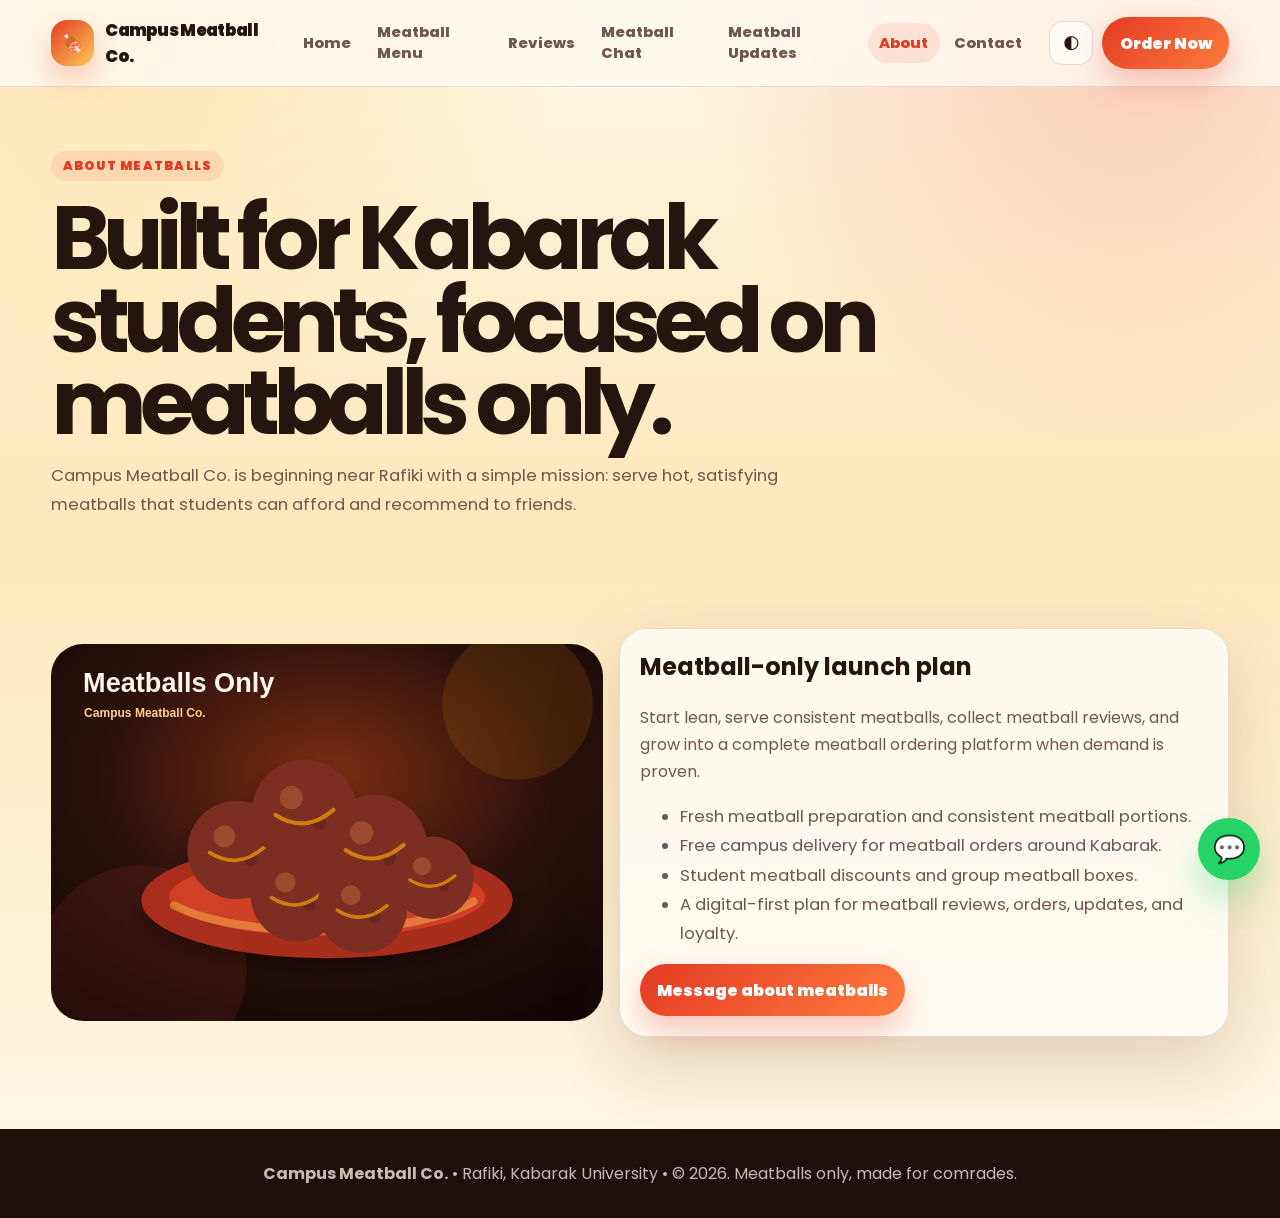
<file: about.html>
<!DOCTYPE html>
<html lang="en">
<head>
  <meta charset="UTF-8" />
  <meta name="viewport" content="width=device-width, initial-scale=1.0" />
  <title>About | Campus Meatball Co.</title>
  <meta name="description" content="Learn about the meatballs-only Campus Meatball Co. business near Rafiki, Kabarak University." />
  <meta name="author" content="Campus Meatball Co." />
  <meta property="og:title" content="About | Campus Meatball Co." />
  <meta property="og:description" content="Learn about the meatballs-only Campus Meatball Co. business near Rafiki, Kabarak University." />
  <meta property="og:image" content="assets/meatball-hero.svg" />
  <meta property="og:type" content="website" />
  <link rel="preconnect" href="https://fonts.googleapis.com" />
  <link rel="preconnect" href="https://fonts.gstatic.com" crossorigin />
  <link href="https://fonts.googleapis.com/css2?family=Poppins:wght@400;500;600;700;800;900&display=swap" rel="stylesheet" />
  <link rel="stylesheet" href="assets/meatball.css" />
</head>
<body>
  <header class="site-header">
    <div class="container header-inner">
      <a class="brand" href="index.html" aria-label="Campus Meatball Co. home"><span class="brand-mark">🍖</span><span>Campus Meatball Co.</span></a>
      <nav class="nav-links" data-nav-links aria-label="Main navigation">
        <a href="index.html">Home</a>
        <a href="menu.html">Meatball Menu</a>
        <a href="reviews.html">Reviews</a>
        <a href="chat.html">Meatball Chat</a>
        <a href="updates.html">Meatball Updates</a>
        <a href="about.html" class="active">About</a>
        <a href="contact.html">Contact</a>
      </nav>
      <div class="header-actions">
        <button class="theme-toggle" data-theme-toggle type="button" aria-label="Toggle dark or light mode">🌓</button>
        <a class="btn btn-primary" data-order="3 Meatballs + Paste — KSh 100">Order Now</a>
        <button class="menu-toggle" data-menu-toggle type="button" aria-label="Open menu">☰</button>
      </div>
    </div>
  </header>

  <main>
    <section class="container page-hero"><span class="eyebrow">About meatballs</span><h1>Built for Kabarak students, focused on meatballs only.</h1><p class="lede">Campus Meatball Co. is beginning near Rafiki with a simple mission: serve hot, satisfying meatballs that students can afford and recommend to friends.</p></section>
    <section class="container section"><div class="about-band"><img src="assets/meatball-hero.svg" alt="Meatball picture for Campus Meatball Co." /><article class="card"><h2>Meatball-only launch plan</h2><p>Start lean, serve consistent meatballs, collect meatball reviews, and grow into a complete meatball ordering platform when demand is proven.</p><ul class="lede"><li>Fresh meatball preparation and consistent meatball portions.</li><li>Free campus delivery for meatball orders around Kabarak.</li><li>Student meatball discounts and group meatball boxes.</li><li>A digital-first plan for meatball reviews, orders, updates, and loyalty.</li></ul><a class="btn btn-primary" href="contact.html">Message about meatballs</a></article></div></section>
  </main>
  <a class="floating-whatsapp" data-order="3 Meatballs + Paste — KSh 100" aria-label="Order meatballs on WhatsApp">💬</a>
  <footer class="footer"><div class="container"><strong>Campus Meatball Co.</strong> • Rafiki, Kabarak University • &copy; <span id="year"></span>. Meatballs only, made for comrades.</div></footer>
  <script src="assets/meatball.js"></script>
</body>
</html>
</file>
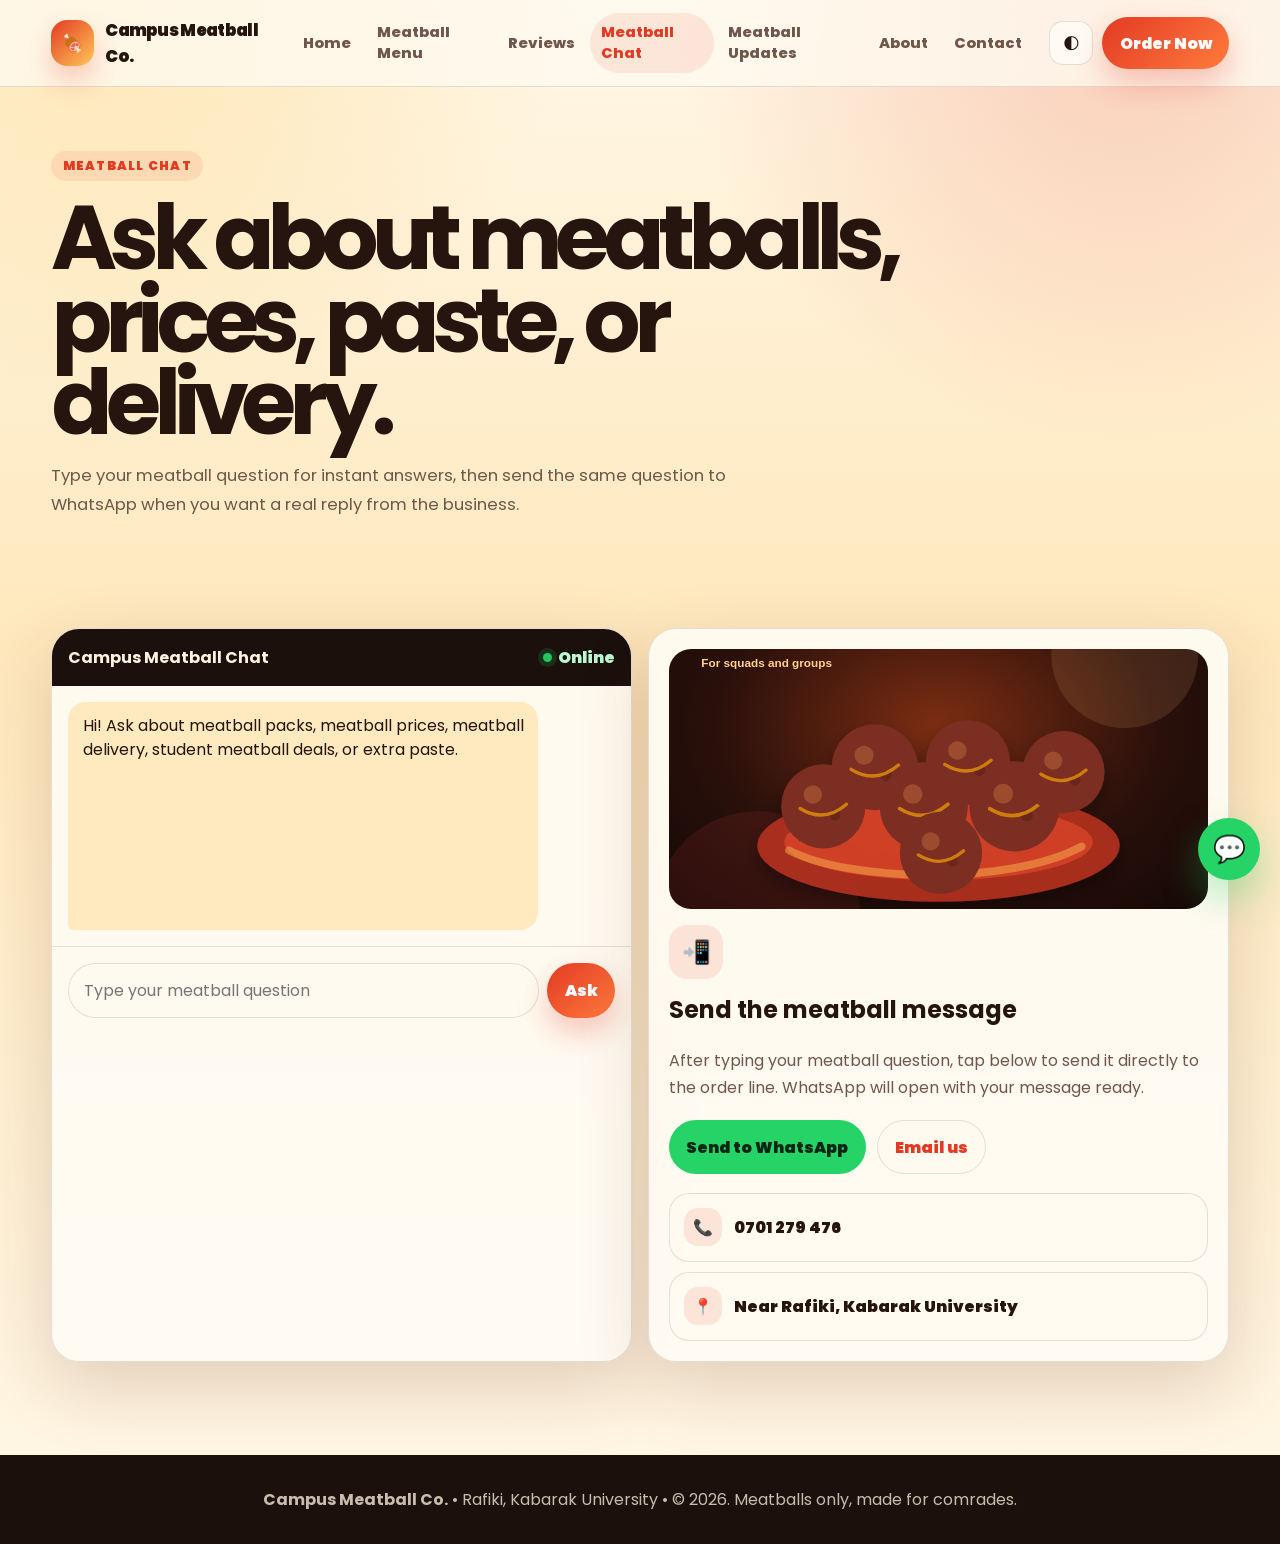
<file: chat.html>
<!DOCTYPE html>
<html lang="en">
<head>
  <meta charset="UTF-8" />
  <meta name="viewport" content="width=device-width, initial-scale=1.0" />
  <title>Meatball Chat | Campus Meatball Co.</title>
  <meta name="description" content="Chat with Campus Meatball Co. about meatballs and forward questions to WhatsApp." />
  <meta name="author" content="Campus Meatball Co." />
  <meta property="og:title" content="Meatball Chat | Campus Meatball Co." />
  <meta property="og:description" content="Chat with Campus Meatball Co. about meatballs and forward questions to WhatsApp." />
  <meta property="og:image" content="assets/meatball-hero.svg" />
  <meta property="og:type" content="website" />
  <link rel="preconnect" href="https://fonts.googleapis.com" />
  <link rel="preconnect" href="https://fonts.gstatic.com" crossorigin />
  <link href="https://fonts.googleapis.com/css2?family=Poppins:wght@400;500;600;700;800;900&display=swap" rel="stylesheet" />
  <link rel="stylesheet" href="assets/meatball.css" />
</head>
<body>
  <header class="site-header">
    <div class="container header-inner">
      <a class="brand" href="index.html" aria-label="Campus Meatball Co. home"><span class="brand-mark">🍖</span><span>Campus Meatball Co.</span></a>
      <nav class="nav-links" data-nav-links aria-label="Main navigation">
        <a href="index.html">Home</a>
        <a href="menu.html">Meatball Menu</a>
        <a href="reviews.html">Reviews</a>
        <a href="chat.html" class="active">Meatball Chat</a>
        <a href="updates.html">Meatball Updates</a>
        <a href="about.html">About</a>
        <a href="contact.html">Contact</a>
      </nav>
      <div class="header-actions">
        <button class="theme-toggle" data-theme-toggle type="button" aria-label="Toggle dark or light mode">🌓</button>
        <a class="btn btn-primary" data-order="3 Meatballs + Paste — KSh 100">Order Now</a>
        <button class="menu-toggle" data-menu-toggle type="button" aria-label="Open menu">☰</button>
      </div>
    </div>
  </header>

  <main>
    <section class="container page-hero"><span class="eyebrow">Meatball chat</span><h1>Ask about meatballs, prices, paste, or delivery.</h1><p class="lede">Type your meatball question for instant answers, then send the same question to WhatsApp when you want a real reply from the business.</p></section>
    <section class="container section"><div class="grid-2">
      <section class="card chat-shell" aria-label="Meatball chat assistant"><div class="chat-header"><strong>Campus Meatball Chat</strong><span class="status-dot">Online</span></div><div class="chat-messages" id="chatMessages"><div class="bubble bot">Hi! Ask about meatball packs, meatball prices, meatball delivery, student meatball deals, or extra paste.</div></div><form class="chat-form" id="chatForm"><input id="chatInput" type="text" placeholder="Type your meatball question" autocomplete="off" required /><button class="btn btn-primary" type="submit">Ask</button></form></section>
      <article class="card feature-card"><img class="meatball-picture" src="assets/meatball-box.svg" alt="Meatball picture for chat and WhatsApp orders" loading="lazy" /><div class="icon">📲</div><h2>Send the meatball message</h2><p>After typing your meatball question, tap below to send it directly to the order line. WhatsApp will open with your message ready.</p><div class="hero-actions"><a class="btn btn-whatsapp" id="sendChatToWhatsapp" href="#">Send to WhatsApp</a><a class="btn btn-light" href="mailto:jaxxitacapital@gmail.com">Email us</a></div><div class="contact-methods"><a class="contact-method" href="tel:+254701279476"><span>📞</span><span>0701 279 476</span></a><div class="contact-method"><span>📍</span><span>Near Rafiki, Kabarak University</span></div></div></article>
    </div></section>
  </main>
  <a class="floating-whatsapp" data-order="3 Meatballs + Paste — KSh 100" aria-label="Order meatballs on WhatsApp">💬</a>
  <footer class="footer"><div class="container"><strong>Campus Meatball Co.</strong> • Rafiki, Kabarak University • &copy; <span id="year"></span>. Meatballs only, made for comrades.</div></footer>
  <script src="assets/meatball.js"></script>
</body>
</html>
</file>
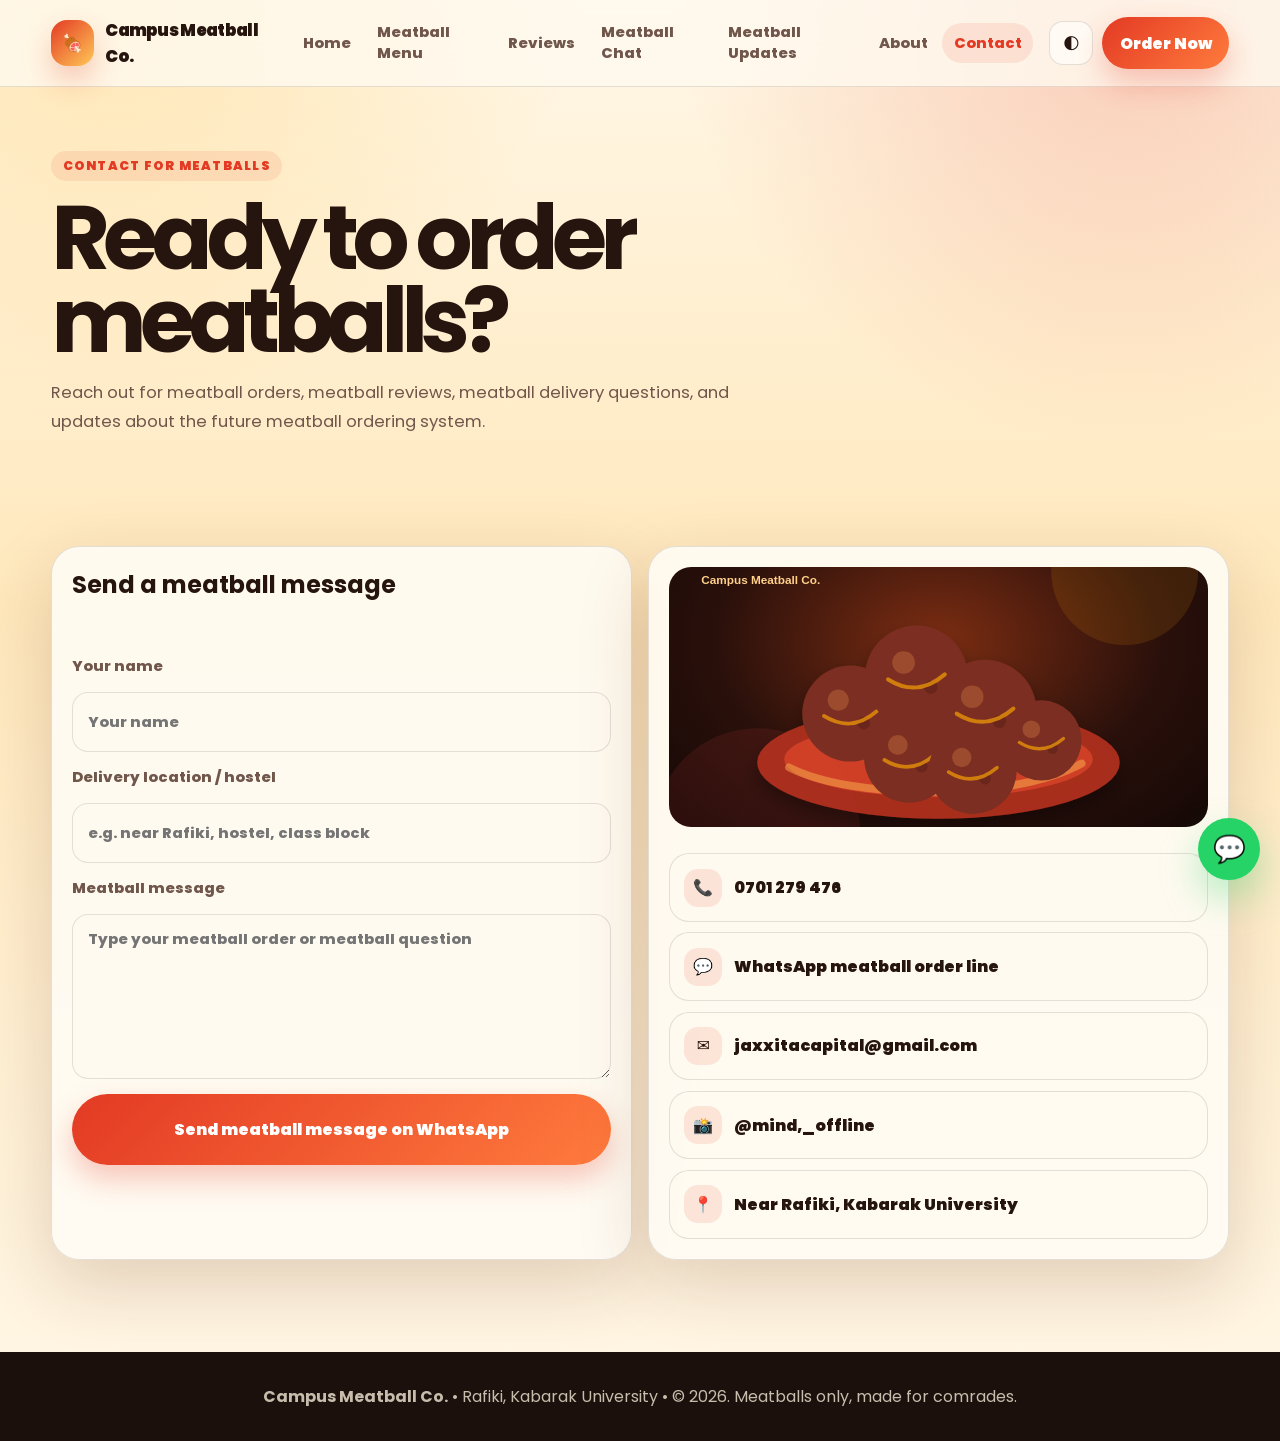
<file: contact.html>
<!DOCTYPE html>
<html lang="en">
<head>
  <meta charset="UTF-8" />
  <meta name="viewport" content="width=device-width, initial-scale=1.0" />
  <title>Contact | Campus Meatball Co.</title>
  <meta name="description" content="Contact Campus Meatball Co. for meatball orders, reviews, collaborations, and delivery near Kabarak University." />
  <meta name="author" content="Campus Meatball Co." />
  <meta property="og:title" content="Contact | Campus Meatball Co." />
  <meta property="og:description" content="Contact Campus Meatball Co. for meatball orders, reviews, collaborations, and delivery near Kabarak University." />
  <meta property="og:image" content="assets/meatball-hero.svg" />
  <meta property="og:type" content="website" />
  <link rel="preconnect" href="https://fonts.googleapis.com" />
  <link rel="preconnect" href="https://fonts.gstatic.com" crossorigin />
  <link href="https://fonts.googleapis.com/css2?family=Poppins:wght@400;500;600;700;800;900&display=swap" rel="stylesheet" />
  <link rel="stylesheet" href="assets/meatball.css" />
</head>
<body>
  <header class="site-header">
    <div class="container header-inner">
      <a class="brand" href="index.html" aria-label="Campus Meatball Co. home"><span class="brand-mark">🍖</span><span>Campus Meatball Co.</span></a>
      <nav class="nav-links" data-nav-links aria-label="Main navigation">
        <a href="index.html">Home</a>
        <a href="menu.html">Meatball Menu</a>
        <a href="reviews.html">Reviews</a>
        <a href="chat.html">Meatball Chat</a>
        <a href="updates.html">Meatball Updates</a>
        <a href="about.html">About</a>
        <a href="contact.html" class="active">Contact</a>
      </nav>
      <div class="header-actions">
        <button class="theme-toggle" data-theme-toggle type="button" aria-label="Toggle dark or light mode">🌓</button>
        <a class="btn btn-primary" data-order="3 Meatballs + Paste — KSh 100">Order Now</a>
        <button class="menu-toggle" data-menu-toggle type="button" aria-label="Open menu">☰</button>
      </div>
    </div>
  </header>

  <main>
    <section class="container page-hero"><span class="eyebrow">Contact for meatballs</span><h1>Ready to order meatballs?</h1><p class="lede">Reach out for meatball orders, meatball reviews, meatball delivery questions, and updates about the future meatball ordering system.</p></section>
    <section class="container section"><div class="grid-2">
      <form class="card form-grid" id="contactForm"><h2>Send a meatball message</h2><label>Your name<input id="contactName" type="text" placeholder="Your name" required /></label><label>Delivery location / hostel<input id="contactLocation" type="text" placeholder="e.g. near Rafiki, hostel, class block" /></label><label>Meatball message<textarea id="contactMessage" rows="6" placeholder="Type your meatball order or meatball question" required></textarea></label><button class="btn btn-primary" type="submit">Send meatball message on WhatsApp</button><p class="status-line" id="contactStatus" aria-live="polite"></p></form>
      <div class="card contact-methods"><img class="meatball-picture" src="assets/meatball-hero.svg" alt="Meatball picture for contact orders" loading="lazy" /><a class="contact-method" href="tel:+254701279476"><span>📞</span><span>0701 279 476</span></a><a class="contact-method" href="https://wa.me/254701279476" target="_blank" rel="noopener noreferrer"><span>💬</span><span>WhatsApp meatball order line</span></a><a class="contact-method" href="mailto:jaxxitacapital@gmail.com"><span>✉️</span><span>jaxxitacapital@gmail.com</span></a><a class="contact-method" href="https://instagram.com/mind,_offline" target="_blank" rel="noopener noreferrer"><span>📸</span><span>@mind,_offline</span></a><div class="contact-method"><span>📍</span><span>Near Rafiki, Kabarak University</span></div></div>
    </div></section>
  </main>
  <a class="floating-whatsapp" data-order="3 Meatballs + Paste — KSh 100" aria-label="Order meatballs on WhatsApp">💬</a>
  <footer class="footer"><div class="container"><strong>Campus Meatball Co.</strong> • Rafiki, Kabarak University • &copy; <span id="year"></span>. Meatballs only, made for comrades.</div></footer>
  <script src="assets/meatball.js"></script>
</body>
</html>
</file>
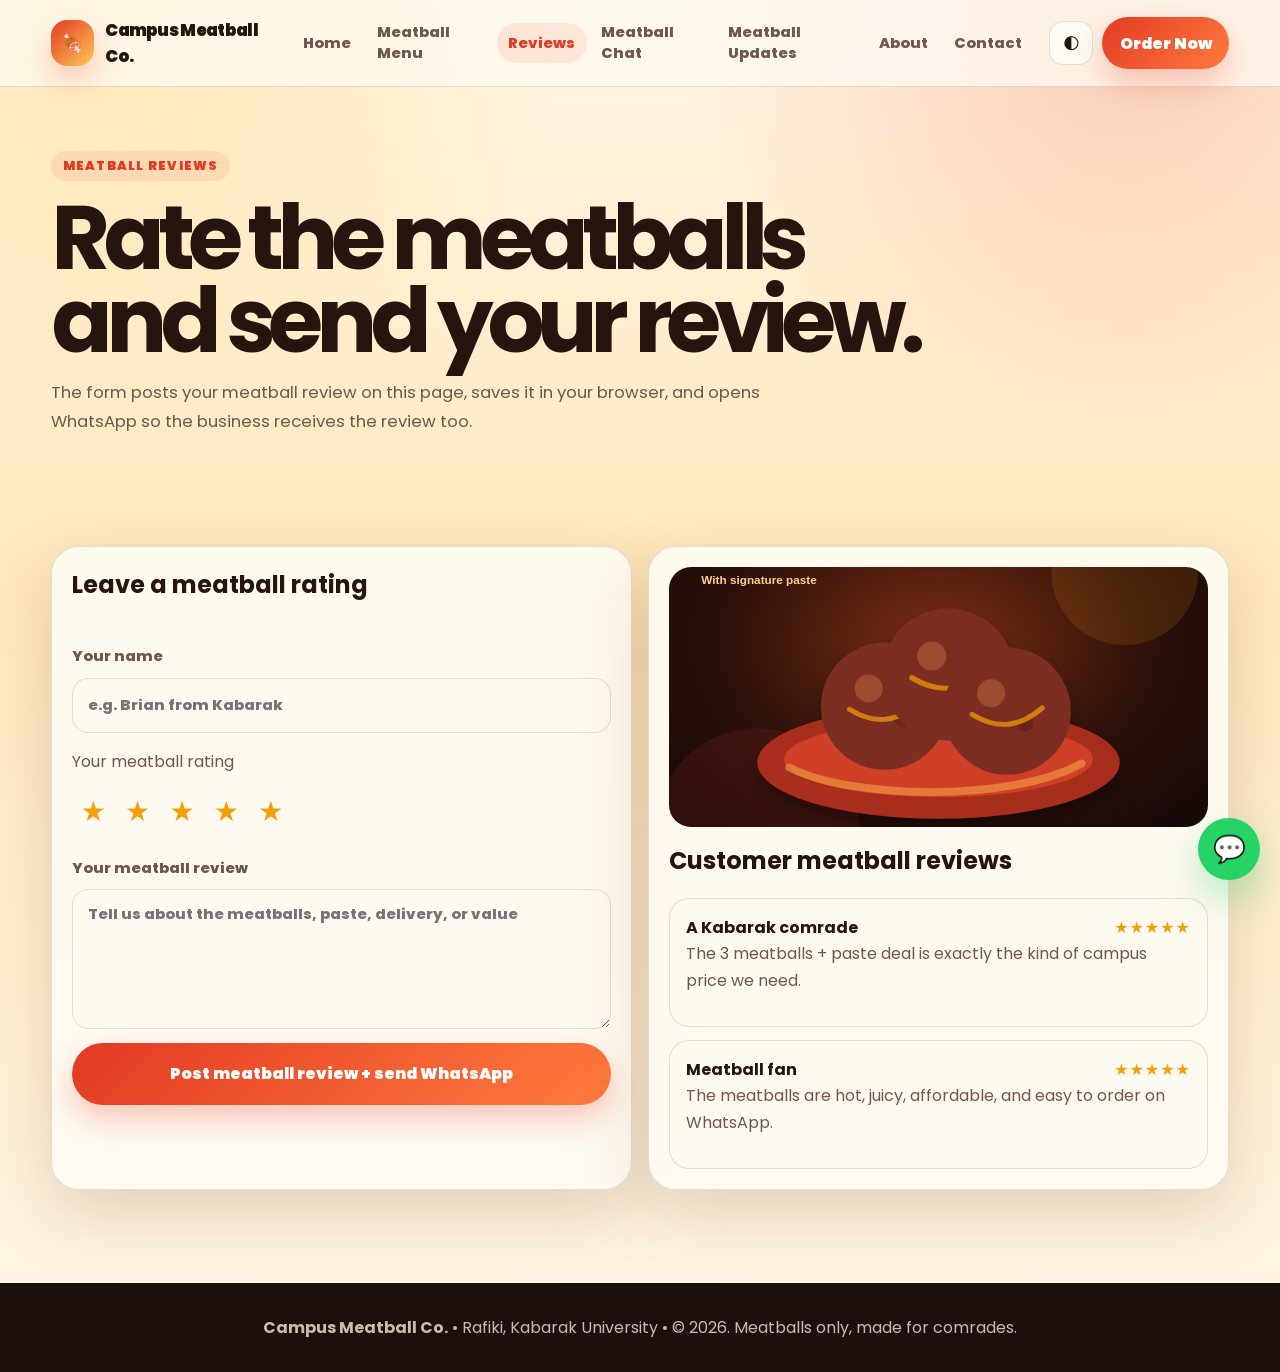
<file: reviews.html>
<!DOCTYPE html>
<html lang="en">
<head>
  <meta charset="UTF-8" />
  <meta name="viewport" content="width=device-width, initial-scale=1.0" />
  <title>Meatball Reviews | Campus Meatball Co.</title>
  <meta name="description" content="Rate Campus Meatball Co. meatballs with stars, write a review, and send it directly to WhatsApp." />
  <meta name="author" content="Campus Meatball Co." />
  <meta property="og:title" content="Meatball Reviews | Campus Meatball Co." />
  <meta property="og:description" content="Rate Campus Meatball Co. meatballs with stars, write a review, and send it directly to WhatsApp." />
  <meta property="og:image" content="assets/meatball-hero.svg" />
  <meta property="og:type" content="website" />
  <link rel="preconnect" href="https://fonts.googleapis.com" />
  <link rel="preconnect" href="https://fonts.gstatic.com" crossorigin />
  <link href="https://fonts.googleapis.com/css2?family=Poppins:wght@400;500;600;700;800;900&display=swap" rel="stylesheet" />
  <link rel="stylesheet" href="assets/meatball.css" />
</head>
<body>
  <header class="site-header">
    <div class="container header-inner">
      <a class="brand" href="index.html" aria-label="Campus Meatball Co. home"><span class="brand-mark">🍖</span><span>Campus Meatball Co.</span></a>
      <nav class="nav-links" data-nav-links aria-label="Main navigation">
        <a href="index.html">Home</a>
        <a href="menu.html">Meatball Menu</a>
        <a href="reviews.html" class="active">Reviews</a>
        <a href="chat.html">Meatball Chat</a>
        <a href="updates.html">Meatball Updates</a>
        <a href="about.html">About</a>
        <a href="contact.html">Contact</a>
      </nav>
      <div class="header-actions">
        <button class="theme-toggle" data-theme-toggle type="button" aria-label="Toggle dark or light mode">🌓</button>
        <a class="btn btn-primary" data-order="3 Meatballs + Paste — KSh 100">Order Now</a>
        <button class="menu-toggle" data-menu-toggle type="button" aria-label="Open menu">☰</button>
      </div>
    </div>
  </header>

  <main>
    <section class="container page-hero"><span class="eyebrow">Meatball reviews</span><h1>Rate the meatballs and send your review.</h1><p class="lede">The form posts your meatball review on this page, saves it in your browser, and opens WhatsApp so the business receives the review too.</p></section>
    <section class="container section"><div class="grid-2">
      <form class="card form-grid" id="reviewForm"><h2>Leave a meatball rating</h2><label>Your name<input id="reviewName" type="text" placeholder="e.g. Brian from Kabarak" required /></label><div><p class="label-text">Your meatball rating</p><div class="rating-picker" aria-label="Choose meatball rating"><input type="radio" id="star5" name="rating" value="5" checked /><label for="star5">★</label><input type="radio" id="star4" name="rating" value="4" /><label for="star4">★</label><input type="radio" id="star3" name="rating" value="3" /><label for="star3">★</label><input type="radio" id="star2" name="rating" value="2" /><label for="star2">★</label><input type="radio" id="star1" name="rating" value="1" /><label for="star1">★</label></div></div><label>Your meatball review<textarea id="reviewText" rows="5" placeholder="Tell us about the meatballs, paste, delivery, or value" required></textarea></label><button class="btn btn-primary" type="submit">Post meatball review + send WhatsApp</button><p class="status-line" id="reviewStatus" aria-live="polite"></p></form>
      <div class="card"><img class="meatball-picture" src="assets/meatball-trio.svg" alt="Meatball picture beside customer reviews" loading="lazy" /><h2>Customer meatball reviews</h2><div class="review-list" id="reviewList"><article class="review"><div class="review-head"><strong>A Kabarak comrade</strong><span class="stars">★★★★★</span></div><p>The 3 meatballs + paste deal is exactly the kind of campus price we need.</p></article><article class="review"><div class="review-head"><strong>Meatball fan</strong><span class="stars">★★★★★</span></div><p>The meatballs are hot, juicy, affordable, and easy to order on WhatsApp.</p></article></div></div>
    </div></section>
  </main>
  <a class="floating-whatsapp" data-order="3 Meatballs + Paste — KSh 100" aria-label="Order meatballs on WhatsApp">💬</a>
  <footer class="footer"><div class="container"><strong>Campus Meatball Co.</strong> • Rafiki, Kabarak University • &copy; <span id="year"></span>. Meatballs only, made for comrades.</div></footer>
  <script src="assets/meatball.js"></script>
</body>
</html>
</file>
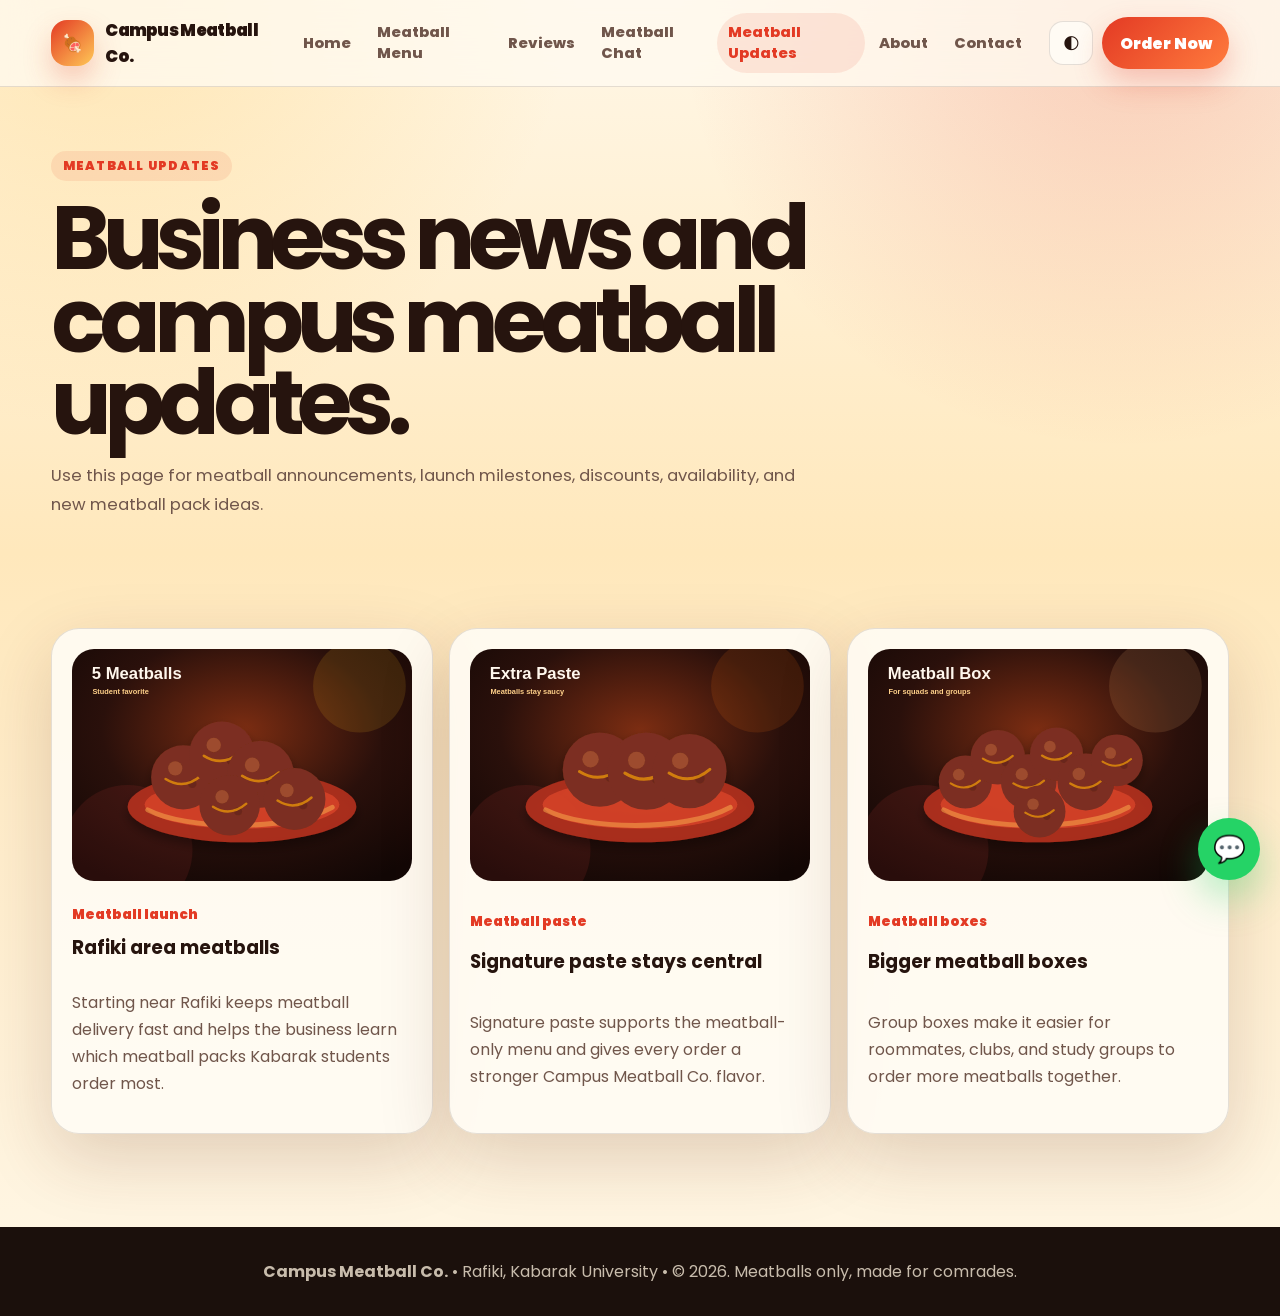
<file: updates.html>
<!DOCTYPE html>
<html lang="en">
<head>
  <meta charset="UTF-8" />
  <meta name="viewport" content="width=device-width, initial-scale=1.0" />
  <title>Meatball Updates | Campus Meatball Co.</title>
  <meta name="description" content="Read Campus Meatball Co. meatball launch updates, menu news, and campus announcements." />
  <meta name="author" content="Campus Meatball Co." />
  <meta property="og:title" content="Meatball Updates | Campus Meatball Co." />
  <meta property="og:description" content="Read Campus Meatball Co. meatball launch updates, menu news, and campus announcements." />
  <meta property="og:image" content="assets/meatball-hero.svg" />
  <meta property="og:type" content="website" />
  <link rel="preconnect" href="https://fonts.googleapis.com" />
  <link rel="preconnect" href="https://fonts.gstatic.com" crossorigin />
  <link href="https://fonts.googleapis.com/css2?family=Poppins:wght@400;500;600;700;800;900&display=swap" rel="stylesheet" />
  <link rel="stylesheet" href="assets/meatball.css" />
</head>
<body>
  <header class="site-header">
    <div class="container header-inner">
      <a class="brand" href="index.html" aria-label="Campus Meatball Co. home"><span class="brand-mark">🍖</span><span>Campus Meatball Co.</span></a>
      <nav class="nav-links" data-nav-links aria-label="Main navigation">
        <a href="index.html">Home</a>
        <a href="menu.html">Meatball Menu</a>
        <a href="reviews.html">Reviews</a>
        <a href="chat.html">Meatball Chat</a>
        <a href="updates.html" class="active">Meatball Updates</a>
        <a href="about.html">About</a>
        <a href="contact.html">Contact</a>
      </nav>
      <div class="header-actions">
        <button class="theme-toggle" data-theme-toggle type="button" aria-label="Toggle dark or light mode">🌓</button>
        <a class="btn btn-primary" data-order="3 Meatballs + Paste — KSh 100">Order Now</a>
        <button class="menu-toggle" data-menu-toggle type="button" aria-label="Open menu">☰</button>
      </div>
    </div>
  </header>

  <main>
    <section class="container page-hero"><span class="eyebrow">Meatball updates</span><h1>Business news and campus meatball updates.</h1><p class="lede">Use this page for meatball announcements, launch milestones, discounts, availability, and new meatball pack ideas.</p></section>
    <section class="container section"><div class="grid-3">
      <article class="card news-card"><img class="meatball-picture" src="assets/meatball-five.svg" alt="Meatball picture for launch update" loading="lazy" /><span class="news-date">Meatball launch</span><h3>Rafiki area meatballs</h3><p>Starting near Rafiki keeps meatball delivery fast and helps the business learn which meatball packs Kabarak students order most.</p></article>
      <article class="card news-card"><img class="meatball-picture" src="assets/meatball-sauce.svg" alt="Saucy meatball picture for paste update" loading="lazy" /><span class="news-date">Meatball paste</span><h3>Signature paste stays central</h3><p>Signature paste supports the meatball-only menu and gives every order a stronger Campus Meatball Co. flavor.</p></article>
      <article class="card news-card"><img class="meatball-picture" src="assets/meatball-box.svg" alt="Meatball picture for box update" loading="lazy" /><span class="news-date">Meatball boxes</span><h3>Bigger meatball boxes</h3><p>Group boxes make it easier for roommates, clubs, and study groups to order more meatballs together.</p></article>
    </div></section>
  </main>
  <a class="floating-whatsapp" data-order="3 Meatballs + Paste — KSh 100" aria-label="Order meatballs on WhatsApp">💬</a>
  <footer class="footer"><div class="container"><strong>Campus Meatball Co.</strong> • Rafiki, Kabarak University • &copy; <span id="year"></span>. Meatballs only, made for comrades.</div></footer>
  <script src="assets/meatball.js"></script>
</body>
</html>
</file>
<file: assets/meatball.css>
:root {
  --bg: #fff7e7;
  --bg-2: #ffe8bc;
  --surface: rgba(255, 252, 245, 0.88);
  --surface-solid: #fffaf0;
  --text: #26140e;
  --muted: #70564b;
  --border: rgba(38, 20, 14, 0.12);
  --primary: #e33a24;
  --primary-2: #ff7b3d;
  --accent: #ffc857;
  --success: #22c55e;
  --shadow: 0 24px 70px rgba(88, 36, 16, 0.18);
  --radius: 28px;
}

[data-theme="dark"] {
  --bg: #120b08;
  --bg-2: #28130d;
  --surface: rgba(40, 21, 15, 0.82);
  --surface-solid: #21120d;
  --text: #fff3df;
  --muted: #d7bda4;
  --border: rgba(255, 243, 223, 0.14);
  --primary: #ff5a3f;
  --primary-2: #ff9a58;
  --accent: #ffd166;
  --shadow: 0 24px 70px rgba(0, 0, 0, 0.38);
}

* { box-sizing: border-box; }
html { scroll-behavior: smooth; }
body {
  margin: 0;
  font-family: "Poppins", system-ui, -apple-system, BlinkMacSystemFont, "Segoe UI", sans-serif;
  color: var(--text);
  background:
    radial-gradient(circle at 8% -4%, rgba(255, 200, 87, 0.36), transparent 30rem),
    radial-gradient(circle at 88% 0%, rgba(227, 58, 36, 0.22), transparent 28rem),
    linear-gradient(180deg, var(--bg), var(--bg-2) 42%, var(--bg));
  min-height: 100vh;
}
body.nav-open { overflow: hidden; }
a { color: inherit; text-decoration: none; }
img { display: block; max-width: 100%; }
button, input, select, textarea { font: inherit; }
.container { width: min(1180px, 92vw); margin: 0 auto; }

.site-header {
  position: sticky;
  top: 0;
  z-index: 50;
  backdrop-filter: blur(18px);
  background: color-mix(in srgb, var(--surface-solid) 78%, transparent);
  border-bottom: 1px solid var(--border);
}
.header-inner { display: flex; align-items: center; justify-content: space-between; gap: 1rem; padding: 0.8rem 0; }
.brand { display: inline-flex; align-items: center; gap: 0.7rem; font-weight: 900; letter-spacing: -0.04em; font-size: 1.05rem; }
.brand-mark { width: 46px; height: 46px; display: grid; place-items: center; border-radius: 16px; background: linear-gradient(135deg, var(--primary), var(--accent)); box-shadow: 0 14px 28px rgba(227, 58, 36, 0.25); }
.nav-links { display: flex; align-items: center; justify-content: center; gap: 0.18rem; }
.nav-links a { padding: 0.58rem 0.72rem; border-radius: 999px; color: var(--muted); font-size: 0.92rem; font-weight: 800; transition: 0.2s ease; }
.nav-links a:hover, .nav-links a.active { color: var(--primary); background: rgba(227, 58, 36, 0.1); }
.header-actions { display: flex; align-items: center; gap: 0.55rem; }
.menu-toggle, .theme-toggle { border: 1px solid var(--border); background: var(--surface); color: var(--text); border-radius: 14px; width: 44px; height: 44px; cursor: pointer; font-weight: 900; }
.menu-toggle { display: none; background: var(--text); color: var(--bg); }

.btn { display: inline-flex; align-items: center; justify-content: center; gap: 0.45rem; border: 0; border-radius: 999px; padding: 0.82rem 1.08rem; font-weight: 900; cursor: pointer; transition: 0.2s ease; white-space: nowrap; }
.btn:hover { transform: translateY(-2px); filter: brightness(1.04); }
.btn-primary { color: #fff; background: linear-gradient(135deg, var(--primary), var(--primary-2)); box-shadow: 0 14px 30px rgba(227, 58, 36, 0.28); }
.btn-dark { color: var(--bg); background: var(--text); }
.btn-light { color: var(--primary); background: var(--surface-solid); border: 1px solid var(--border); }
.btn-whatsapp { color: #082615; background: #25d366; }

.hero, .page-hero { padding: 4rem 0 3rem; }
.hero-grid { display: grid; grid-template-columns: minmax(0, 1.05fr) minmax(320px, 0.95fr); gap: 2.2rem; align-items: center; }
.eyebrow, .section-kicker { display: inline-flex; width: fit-content; align-items: center; gap: 0.45rem; color: var(--primary); background: rgba(227, 58, 36, 0.1); border-radius: 999px; padding: 0.38rem 0.72rem; font-size: 0.78rem; font-weight: 900; text-transform: uppercase; letter-spacing: 0.1em; }
h1, h2, h3, p { margin-top: 0; }
h1 { margin: 1rem 0; font-size: clamp(2.6rem, 7vw, 5.8rem); line-height: 0.92; letter-spacing: -0.08em; }
.page-hero h1 { max-width: 900px; }
.lede { max-width: 68ch; color: var(--muted); line-height: 1.75; font-size: 1.04rem; }
.hero-actions { display: flex; flex-wrap: wrap; gap: 0.7rem; margin: 1.2rem 0; }
.trust-row { display: flex; flex-wrap: wrap; gap: 0.65rem; color: var(--muted); font-weight: 800; font-size: 0.92rem; }
.trust-row span { display: inline-flex; align-items: center; gap: 0.35rem; border: 1px solid var(--border); background: color-mix(in srgb, var(--surface-solid) 66%, transparent); border-radius: 999px; padding: 0.45rem 0.68rem; }
.hero-card { position: relative; border-radius: 42px; padding: 1rem; background: var(--surface); border: 1px solid var(--border); box-shadow: var(--shadow); }
.hero-card img { width: 100%; border-radius: 32px; }
.deal-card { position: absolute; left: -8px; bottom: -18px; width: min(330px, 90%); padding: 1.1rem; border-radius: 26px; color: #fff3df; background: #1b100c; box-shadow: var(--shadow); }
.deal-card strong { display: block; color: var(--accent); font-size: 2rem; line-height: 1; }

.section { padding: 2.8rem 0; }
.section-head { display: flex; align-items: end; justify-content: space-between; gap: 1rem; margin-bottom: 1.35rem; }
.section-title { margin: 0.45rem 0 0; font-size: clamp(1.8rem, 4vw, 3rem); line-height: 1; letter-spacing: -0.06em; }
.section-sub { max-width: 66ch; color: var(--muted); line-height: 1.7; margin: 0; }
.grid-3 { display: grid; grid-template-columns: repeat(3, minmax(0, 1fr)); gap: 1rem; }
.grid-2 { display: grid; grid-template-columns: repeat(2, minmax(0, 1fr)); gap: 1rem; }
.card { background: var(--surface); border: 1px solid var(--border); border-radius: var(--radius); padding: 1.25rem; box-shadow: var(--shadow); }
.feature-card .icon { width: 54px; height: 54px; display: grid; place-items: center; border-radius: 18px; background: rgba(227, 58, 36, 0.12); font-size: 1.45rem; margin-bottom: 0.8rem; }
.feature-card p, .card p { color: var(--muted); line-height: 1.7; }

.menu-card { padding: 0; overflow: hidden; }
.menu-card img { width: 100%; height: 235px; object-fit: cover; background: var(--surface-solid); }
.menu-body { padding: 1.1rem; }
.menu-top { display: flex; justify-content: space-between; align-items: start; gap: 0.8rem; }
.price { display: inline-flex; padding: 0.4rem 0.65rem; border-radius: 999px; color: #0c6a32; background: rgba(34, 197, 94, 0.14); font-weight: 900; white-space: nowrap; }
[data-theme="dark"] .price { color: #bbf7d0; }
.tags { display: flex; flex-wrap: wrap; gap: 0.4rem; }
.tag { border: 1px solid rgba(227, 58, 36, 0.22); color: var(--primary); background: rgba(227, 58, 36, 0.09); border-radius: 999px; padding: 0.28rem 0.55rem; font-size: 0.76rem; font-weight: 900; }

.form-grid { display: grid; gap: 0.9rem; }
label { display: grid; gap: 0.35rem; color: var(--muted); font-weight: 800; font-size: 0.92rem; }
input, select, textarea { width: 100%; border: 1px solid var(--border); border-radius: 16px; padding: 0.86rem 0.95rem; color: var(--text); background: color-mix(in srgb, var(--surface-solid) 86%, transparent); outline: none; }
input:focus, select:focus, textarea:focus { border-color: var(--primary); box-shadow: 0 0 0 4px rgba(227, 58, 36, 0.14); }
.status-line { color: var(--primary); font-weight: 900; min-height: 1.5rem; }

.recommendation-panel { display: grid; grid-template-columns: 0.9fr 1.1fr; gap: 1rem; }
.recommendation-result { display: grid; align-content: center; color: #fff3df; background: linear-gradient(135deg, rgba(27, 16, 12, 0.94), rgba(109, 37, 21, 0.9)); }
.recommendation-result h3 { color: var(--accent); font-size: 1.65rem; }
.recommendation-result p { color: rgba(255, 243, 223, 0.84); }

.rating-picker { display: flex; flex-direction: row-reverse; justify-content: flex-end; gap: 0.15rem; }
.rating-picker input { position: absolute; opacity: 0; width: 1px; height: 1px; }
.rating-picker label { display: inline-grid; place-items: center; width: 42px; height: 42px; cursor: pointer; color: #b99a72; font-size: 1.75rem; }
.rating-picker input:checked ~ label, .rating-picker label:hover, .rating-picker label:hover ~ label { color: #f59e0b; }
.review-list { display: grid; gap: 0.8rem; }
.review { background: color-mix(in srgb, var(--surface-solid) 72%, transparent); border: 1px solid var(--border); border-radius: 20px; padding: 1rem; }
.review-head { display: flex; justify-content: space-between; gap: 0.8rem; align-items: start; }
.stars { color: #f59e0b; letter-spacing: 0.06em; white-space: nowrap; }

.chat-shell { padding: 0; overflow: hidden; }
.chat-header { display: flex; justify-content: space-between; gap: 1rem; padding: 1rem; color: #fff3df; background: #1b100c; }
.status-dot { display: inline-flex; align-items: center; gap: 0.35rem; color: #bbf7d0; font-weight: 900; }
.status-dot::before { content: ""; width: 9px; height: 9px; border-radius: 999px; background: var(--success); box-shadow: 0 0 0 5px rgba(34, 197, 94, 0.16); }
.chat-messages { display: grid; gap: 0.75rem; padding: 1rem; min-height: 260px; max-height: 420px; overflow: auto; }
.bubble { width: fit-content; max-width: 86%; border-radius: 18px; padding: 0.75rem 0.9rem; line-height: 1.5; }
.bubble.bot { color: var(--text); background: color-mix(in srgb, var(--accent) 32%, var(--surface-solid)); border-bottom-left-radius: 6px; }
.bubble.user { margin-left: auto; color: #fff; background: var(--primary); border-bottom-right-radius: 6px; }
.chat-form { display: flex; gap: 0.5rem; padding: 1rem; border-top: 1px solid var(--border); }
.chat-form input { border-radius: 999px; }

.meatball-picture { width: 100%; min-height: 210px; max-height: 260px; object-fit: cover; border-radius: 22px; margin-bottom: 1rem; background: var(--surface-solid); }
.news-card { display: grid; gap: 0.5rem; }
.news-date { color: var(--primary); font-weight: 900; font-size: 0.84rem; }
.about-band { display: grid; grid-template-columns: 0.95fr 1.05fr; gap: 1rem; align-items: center; }
.about-band img { width: 100%; border-radius: 32px; background: var(--surface-solid); }
.contact-methods { display: grid; gap: 0.65rem; }
.contact-method { display: flex; gap: 0.75rem; align-items: center; padding: 0.9rem; border-radius: 20px; background: color-mix(in srgb, var(--surface-solid) 66%, transparent); border: 1px solid var(--border); font-weight: 900; }
.contact-method span:first-child { width: 38px; height: 38px; display: grid; place-items: center; border-radius: 14px; background: rgba(227, 58, 36, 0.12); }
.footer { margin-top: 3rem; padding: 2rem 0; color: rgba(255, 243, 223, 0.76); background: #1b100c; text-align: center; }
.floating-whatsapp { position: fixed; right: 20px; bottom: 20px; z-index: 60; width: 62px; height: 62px; display: grid; place-items: center; border-radius: 50%; background: #25d366; color: #062d16; font-size: 1.65rem; box-shadow: 0 18px 38px rgba(37, 211, 102, 0.34); }

@media (max-width: 1020px) {
  .hero-grid, .recommendation-panel, .about-band { grid-template-columns: 1fr; }
  .grid-3 { grid-template-columns: repeat(2, minmax(0, 1fr)); }
  .section-head { align-items: start; flex-direction: column; }
}
@media (max-width: 780px) {
  .menu-toggle { display: grid; place-items: center; }
  .nav-links { position: fixed; inset: 75px 4vw auto; display: none; flex-direction: column; align-items: stretch; background: var(--surface-solid); border: 1px solid var(--border); border-radius: 24px; padding: 0.75rem; box-shadow: var(--shadow); }
  .nav-links.show { display: flex; }
  .nav-links a { padding: 0.9rem 1rem; }
  .header-actions .btn-primary { display: none; }
  .grid-3, .grid-2 { grid-template-columns: 1fr; }
  h1 { font-size: clamp(2.7rem, 16vw, 4.4rem); }
  .chat-form { flex-direction: column; }
  .menu-card img { height: 215px; }
}
</file>
